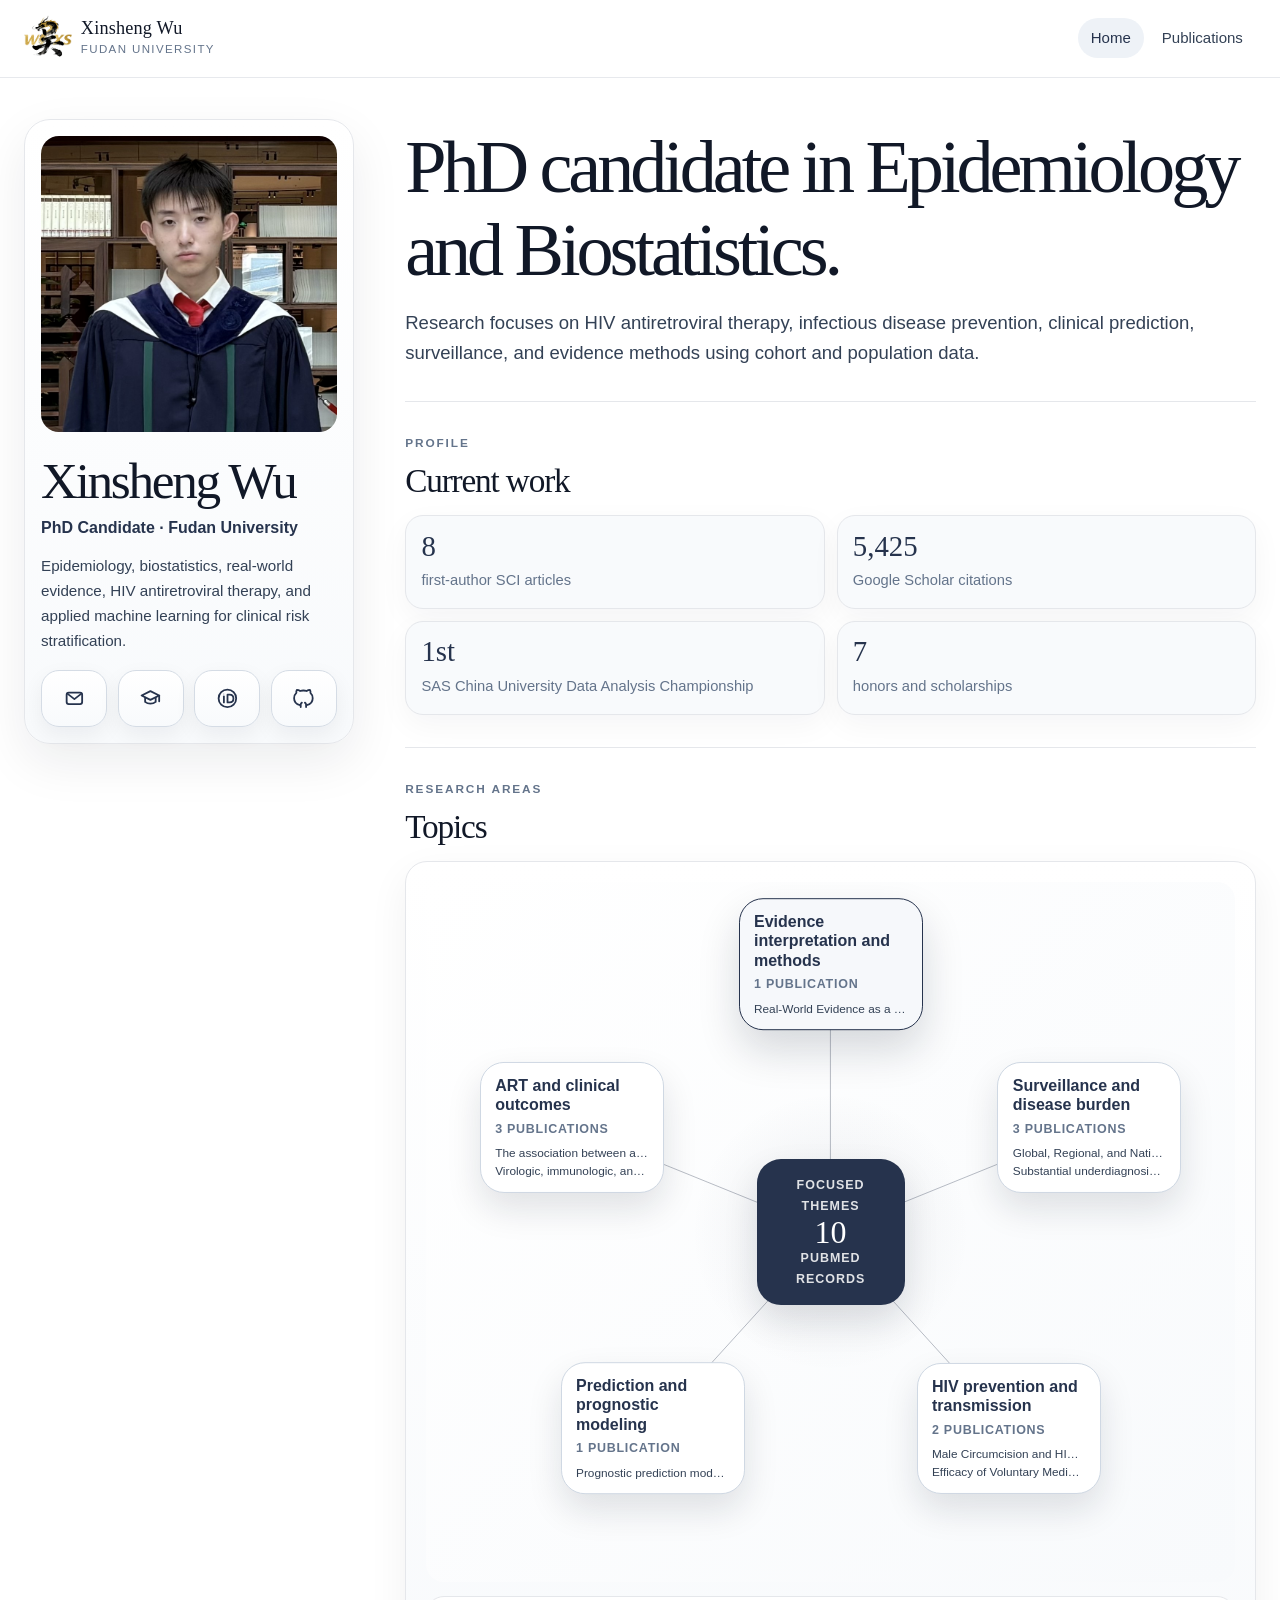
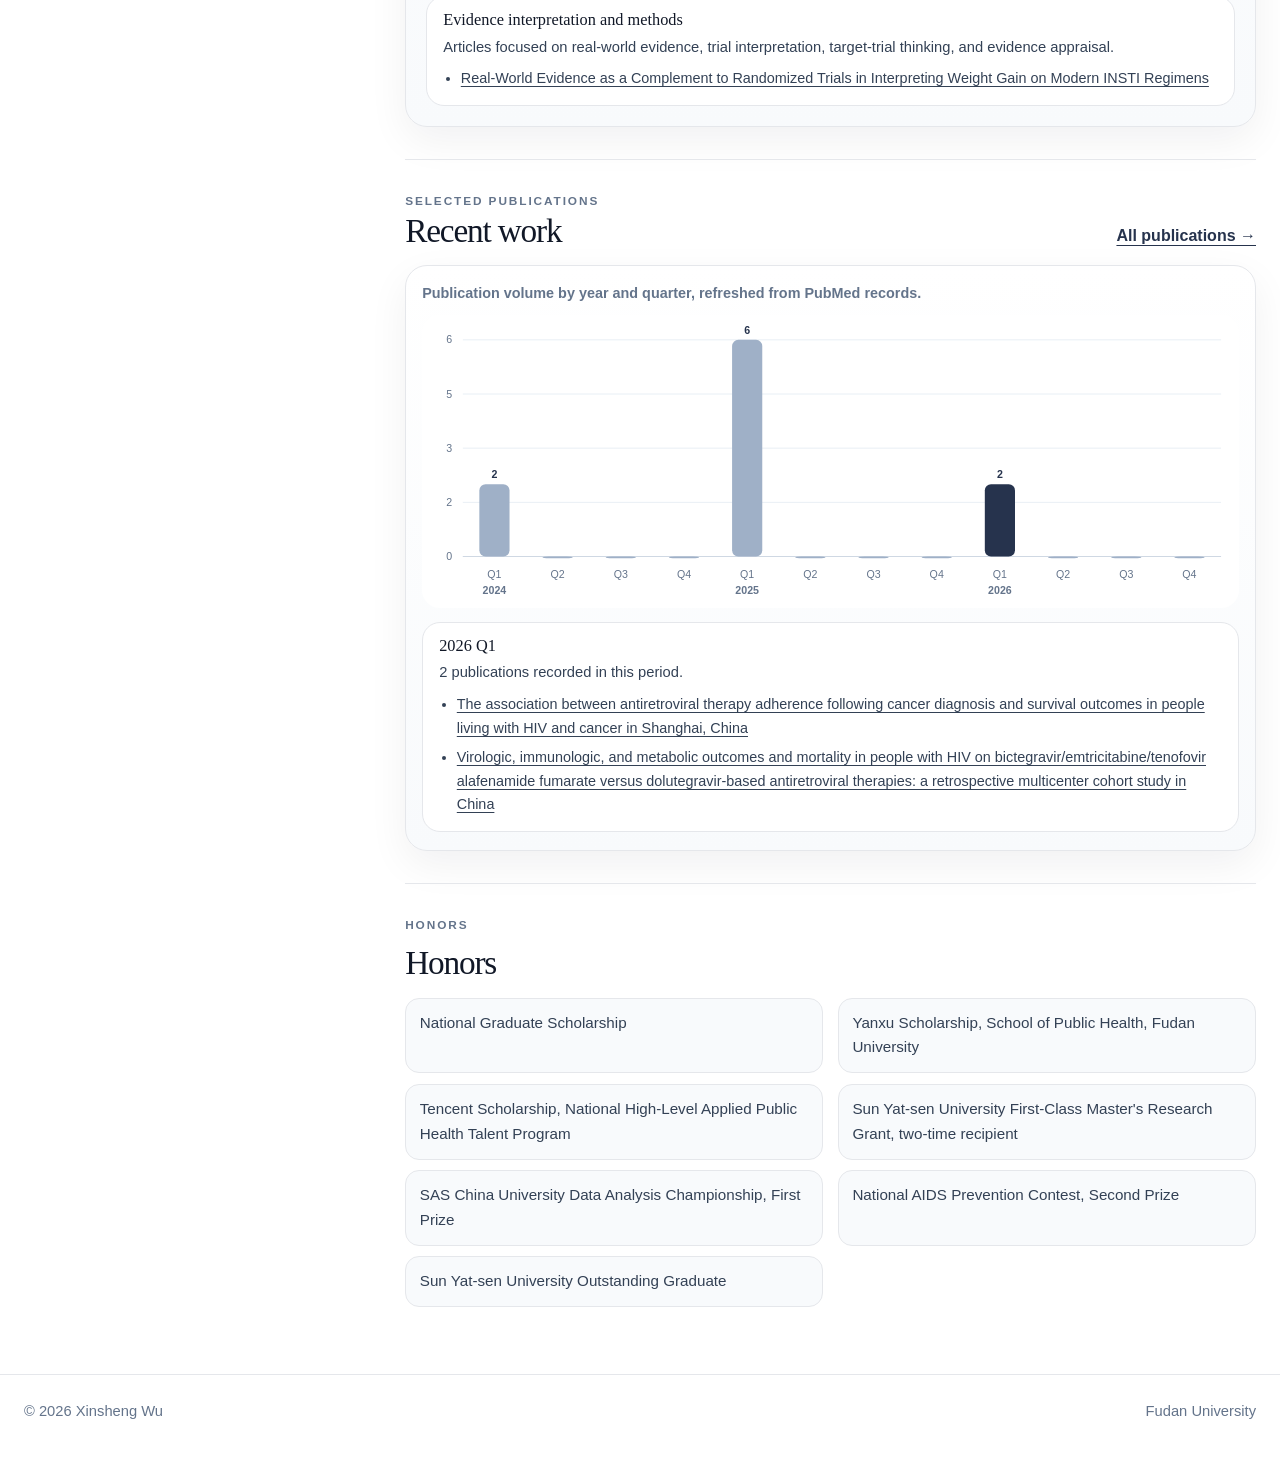
<file: index.html>
<!doctype html>
<html lang="en">
<head>
  <meta charset="utf-8">
  <meta name="viewport" content="width=device-width, initial-scale=1">
  <meta name="author" content="Xinsheng Wu">
  <meta name="description" content="Academic homepage of Xinsheng Wu.">
  <title>Xinsheng Wu</title>
  <link rel="icon" type="image/png" href="files/favicon-512.png">
  <link rel="stylesheet" href="assets/css/styles.css">
</head>
<body>
  <header class="site-header">
    <nav class="navbar" aria-label="Primary navigation">
      <a class="brand" href="index.html" aria-label="Xinsheng Wu home">
        <img class="brand-logo" src="files/favicon-512.png" width="48" height="48" alt="" aria-hidden="true" style="width:48px;height:48px;max-width:48px;max-height:48px;object-fit:cover;border-radius:6px;flex:0 0 48px;display:block;">
        <span class="brand-text">
          <span class="brand-name">Xinsheng Wu</span>
          <span class="brand-label">Fudan University</span>
        </span>
      </a>
      <div class="nav-links">
        <a href="index.html" aria-current="page">Home</a>
        <a href="publications.html">Publications</a>
      </div>
    </nav>
  </header>

  <main class="main page-grid">
    <aside class="profile-panel" aria-label="Profile summary">
      <img class="portrait" src="files/profiles/avatar.jpg" alt="Portrait of Xinsheng Wu">
      <h1>Xinsheng Wu</h1>
      <p class="role">PhD Candidate · Fudan University</p>
      <p class="profile-text">Epidemiology, biostatistics, real-world evidence, HIV antiretroviral therapy, and applied machine learning for clinical risk stratification.</p>
      <div class="side-links" aria-label="External links">
        <a class="side-icon-link" href="mailto:xswu24@m.fudan.edu.cn" aria-label="Email" title="Email">
          <svg viewBox="0 0 24 24" aria-hidden="true" focusable="false">
            <rect x="4.5" y="6.5" width="15" height="11" rx="2"></rect>
            <path d="M5.2 7.4 12 12.7l6.8-5.3"></path>
          </svg>
          <span class="sr-only">Email</span>
        </a>
        <a class="side-icon-link" href="https://scholar.google.com/citations?hl=en&amp;user=PoPkL4IAAAAJ" rel="me" aria-label="Google Scholar" title="Google Scholar">
          <svg viewBox="0 0 24 24" aria-hidden="true" focusable="false">
            <path d="M3.5 9.2 12 5l8.5 4.2-8.5 4.25L3.5 9.2Z"></path>
            <path d="M6.9 11.2v4.2c1.35 1.1 3.05 1.65 5.1 1.65s3.75-.55 5.1-1.65v-4.2"></path>
            <path d="M20.5 9.25v5.5"></path>
          </svg>
          <span class="sr-only">Google Scholar</span>
        </a>
        <a class="side-icon-link" href="https://orcid.org/0000-0002-6492-8612" rel="me" aria-label="ORCID" title="ORCID">
          <svg viewBox="0 0 24 24" aria-hidden="true" focusable="false">
            <circle cx="12" cy="12" r="8.5"></circle>
            <circle cx="8.6" cy="7.75" r="0.42" fill="currentColor" stroke="none"></circle>
            <path d="M8.6 10.15v5.7"></path>
            <path d="M12.1 15.85V8.35h2.1c2.15 0 3.65 1.5 3.65 3.75s-1.5 3.75-3.65 3.75h-2.1Z"></path>
          </svg>
          <span class="sr-only">ORCID</span>
        </a>
        <a class="side-icon-link" href="https://github.com/XS-Wu" rel="me" aria-label="GitHub" title="GitHub">
          <svg viewBox="0 0 24 24" aria-hidden="true" focusable="false">
            <path d="M8.8 18.5c-3.5-.9-5.8-3.25-5.8-6.75 0-2.05.85-3.9 2.2-5.15-.2-.9-.05-1.9.45-2.9 1.3 0 2.45.55 3.25 1.15A9.3 9.3 0 0 1 12 4.35c1.1 0 2.15.15 3.1.5.8-.6 1.95-1.15 3.25-1.15.5 1 .65 2 .45 2.9 1.35 1.25 2.2 3.1 2.2 5.15 0 3.5-2.3 5.85-5.8 6.75"></path>
            <path d="M9.4 20.3v-2.15c0-.9.45-1.65 1.15-2.05"></path>
            <path d="M14.6 20.3v-2.15c0-.9-.45-1.65-1.15-2.05"></path>
          </svg>
          <span class="sr-only">GitHub</span>
        </a>
      </div>
    </aside>

    <div class="content-column">
      <section class="hero-compact" aria-labelledby="intro-title">
        <h2 id="intro-title">PhD candidate in Epidemiology and Biostatistics.</h2>
        <p class="lede">Research focuses on HIV antiretroviral therapy, infectious disease prevention, clinical prediction, surveillance, and evidence methods using cohort and population data.</p>
      </section>

      <section class="section dense-section" aria-labelledby="profile-title">
        <div class="section-title-row">
          <p class="eyebrow">Profile</p>
          <h2 id="profile-title">Current work</h2>
        </div>
        <div class="fact-grid">
          <div class="fact"><strong id="first-author-count" data-static-value="8">Loading…</strong><span>first-author SCI articles</span></div>
          <div class="fact"><strong>5,425</strong><span>Google Scholar citations</span></div>
          <div class="fact"><strong>1st</strong><span>SAS China University Data Analysis Championship</span></div>
          <div class="fact"><strong id="honors-count" data-static-value="7">7</strong><span>honors and scholarships</span></div>
        </div>
      </section>

      <section class="section dense-section" id="research" aria-labelledby="research-title">
        <div class="section-title-row">
          <p class="eyebrow">Research areas</p>
          <h2 id="research-title">Topics</h2>
        </div>
        <div class="topic-map-wrap">
          <div class="topic-map" id="topic-map" aria-live="polite">
            <div class="empty-state">Loading theme map…</div>
          </div>
          <div class="topic-detail" id="topic-detail" aria-live="polite"></div>
        </div>
      </section>

      <section class="section dense-section" aria-labelledby="publication-title">
        <div class="section-title-row with-link">
          <div>
            <p class="eyebrow">Selected publications</p>
            <h2 id="publication-title">Recent work</h2>
          </div>
          <a class="text-link" href="publications.html">All publications →</a>
        </div>
        <div class="publication-chart-card">
          <div class="chart-header-note">Publication volume by year and quarter, refreshed from PubMed records.</div>
          <div class="publication-chart" id="recent-work-chart" aria-live="polite">
            <div class="empty-state">Loading publication timeline…</div>
          </div>
          <div class="chart-detail" id="recent-work-detail" aria-live="polite"></div>
        </div>
      </section>

      <section class="section dense-section" aria-labelledby="honors-title">
        <div class="section-title-row">
          <p class="eyebrow">Honors</p>
          <h2 id="honors-title">Honors</h2>
        </div>
        <div class="two-column-list" id="honors-list">
          <p>National Graduate Scholarship</p>
          <p>Yanxu Scholarship, School of Public Health, Fudan University</p>
          <p>Tencent Scholarship, National High-Level Applied Public Health Talent Program</p>
          <p>Sun Yat-sen University First-Class Master's Research Grant, two-time recipient</p>
          <p>SAS China University Data Analysis Championship, First Prize</p>
          <p>National AIDS Prevention Contest, Second Prize</p>
          <p>Sun Yat-sen University Outstanding Graduate</p>
        </div>
      </section>
    </div>
  </main>

  <footer class="site-footer">
    <p>© 2026 Xinsheng Wu</p>
    <p>Fudan University</p>
  </footer>
  <script src="assets/js/publications.js" defer></script>
</body>
</html>
</file>
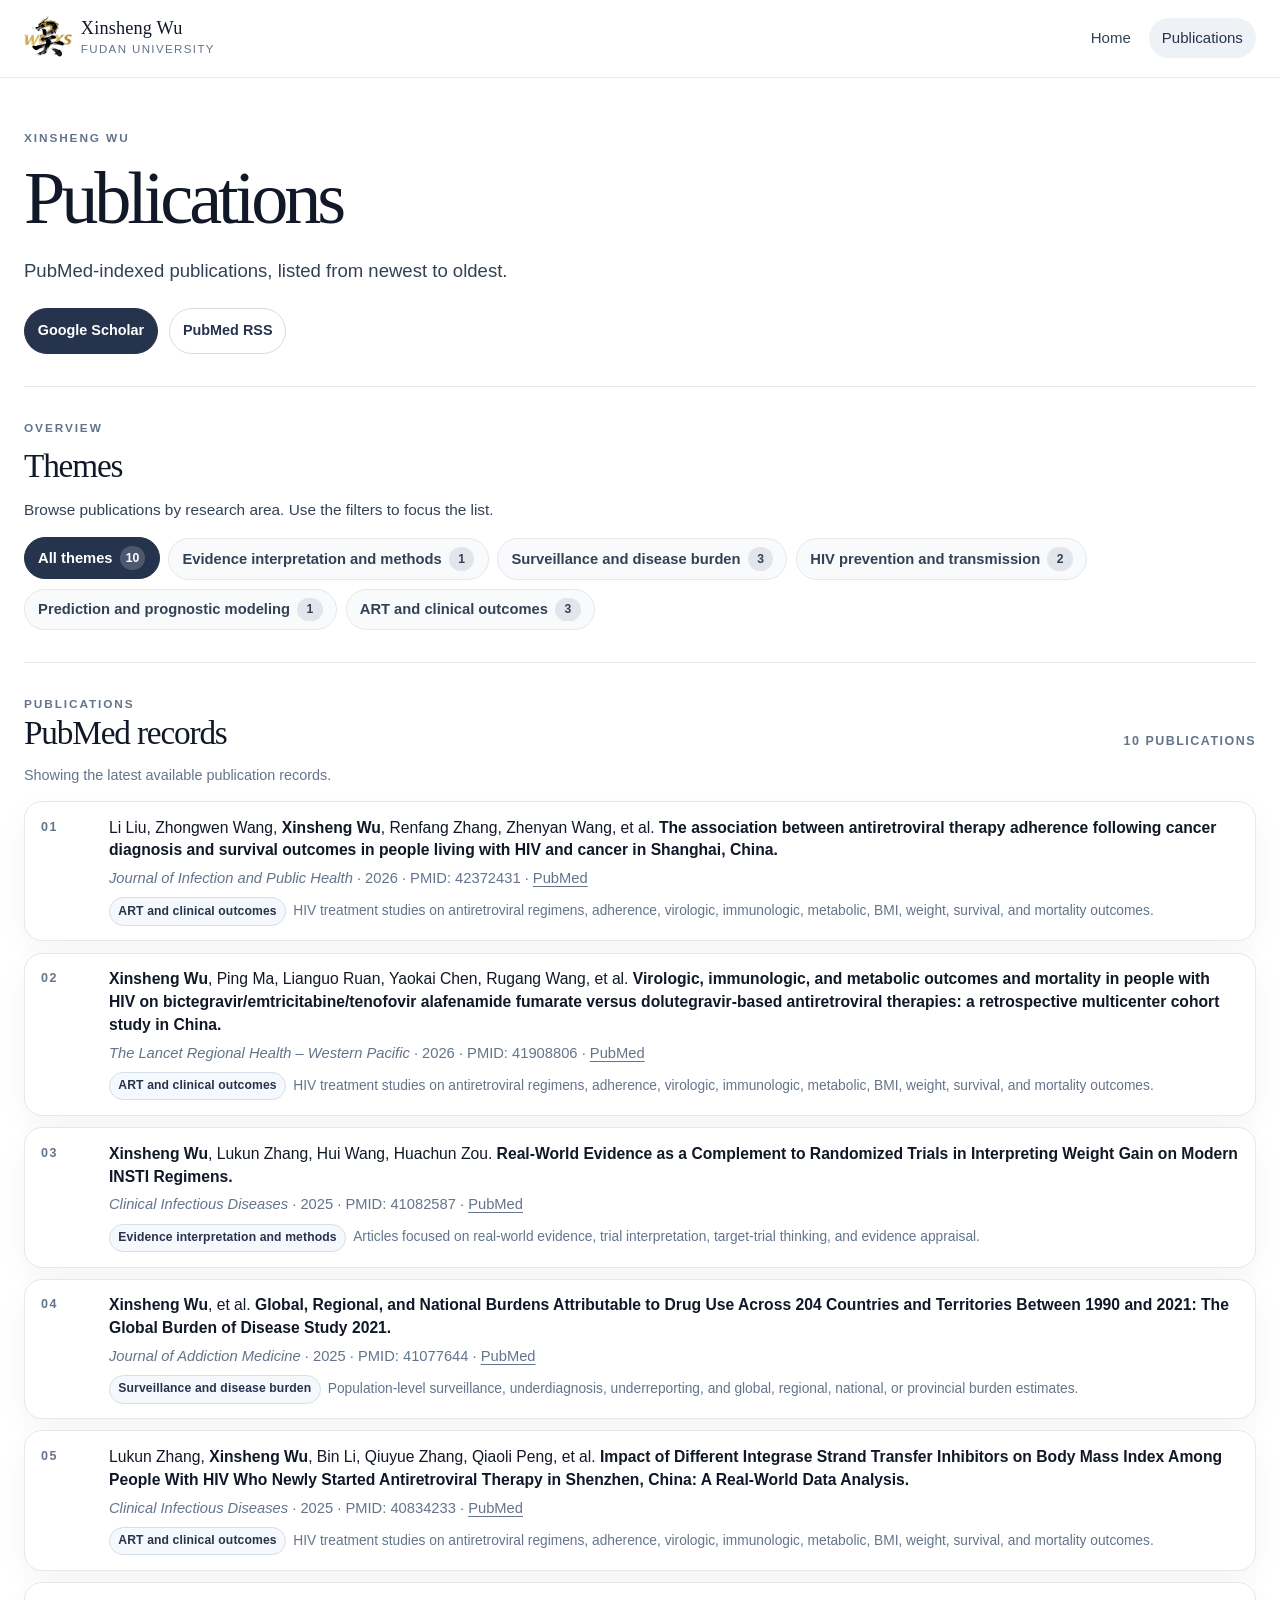
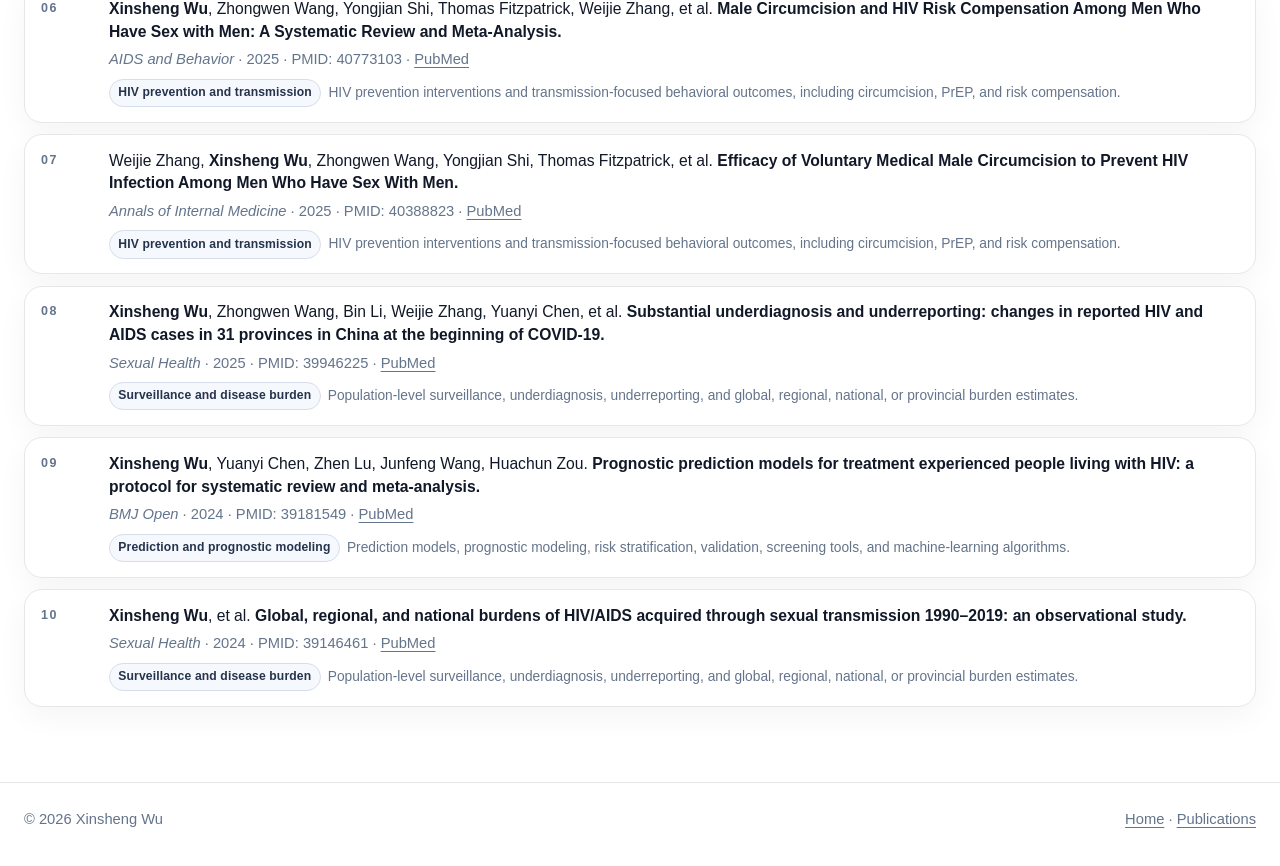
<file: publications.html>
<!doctype html>
<html lang="en">
<head>
  <meta charset="utf-8">
  <meta name="viewport" content="width=device-width, initial-scale=1">
  <meta name="author" content="Xinsheng Wu">
  <meta name="description" content="Publications by Xinsheng Wu.">
  <title>Publications | Xinsheng Wu</title>
  <link rel="icon" type="image/png" href="files/favicon-512.png">
  <link rel="stylesheet" href="assets/css/styles.css">
</head>
<body>
  <header class="site-header">
    <nav class="navbar" aria-label="Primary navigation">
      <a class="brand" href="index.html" aria-label="Xinsheng Wu home">
        <img class="brand-logo" src="files/favicon-512.png" width="48" height="48" alt="" aria-hidden="true" style="width:48px;height:48px;max-width:48px;max-height:48px;object-fit:cover;border-radius:6px;flex:0 0 48px;display:block;">
        <span class="brand-text">
          <span class="brand-name">Xinsheng Wu</span>
          <span class="brand-label">Fudan University</span>
        </span>
      </a>
      <div class="nav-links">
        <a href="index.html">Home</a>
        <a href="publications.html" aria-current="page">Publications</a>
      </div>
    </nav>
  </header>

  <main class="main publications-page">
    <section class="page-heading" aria-labelledby="pub-title">
      <p class="eyebrow">Xinsheng Wu</p>
      <h1 id="pub-title">Publications</h1>
      <p class="lede">PubMed-indexed publications, listed from newest to oldest.</p>
      <div class="publication-tools">
        <a class="button primary" href="https://scholar.google.com/citations?hl=en&amp;user=PoPkL4IAAAAJ" rel="me">Google Scholar</a>
        <a class="button" href="https://pubmed.ncbi.nlm.nih.gov/rss/search/1TmjO1ifNewr3ZCXeKQ51L39DD88RQ2pLVl-AXtYCYAoQ3OQyZ/?limit=200&amp;utm_campaign=pubmed-2&amp;fc=20251114043805">PubMed RSS</a>
      </div>
    </section>

    <section class="section dense-section" aria-labelledby="overview-title">
      <div class="section-title-row">
        <p class="eyebrow">Overview</p>
        <h2 id="overview-title">Themes</h2>
      </div>
      <p class="theme-summary" id="theme-summary">Browse publications by research area. Use the filters to focus the list.</p>
      <div class="theme-strip" id="theme-filters" role="toolbar" aria-label="Filter publications by research theme">
        <button type="button" class="theme-chip is-active" data-theme="all">All themes</button>
        <button type="button" class="theme-chip" data-theme="evidence-methods">Evidence interpretation and methods</button>
        <button type="button" class="theme-chip" data-theme="surveillance-burden">Surveillance and disease burden</button>
        <button type="button" class="theme-chip" data-theme="hiv-prevention-transmission">HIV prevention and transmission</button>
        <button type="button" class="theme-chip" data-theme="prediction-prognosis">Prediction and prognostic modeling</button>
        <button type="button" class="theme-chip" data-theme="art-clinical-outcomes">ART and clinical outcomes</button>
        <button type="button" class="theme-chip" data-theme="implementation-health-services">Implementation and health services</button>
      </div>
    </section>

    <section class="section dense-section" aria-labelledby="feed-title">
      <div class="section-title-row with-link">
        <div>
          <p class="eyebrow">Publications</p>
          <h2 id="feed-title">PubMed records</h2>
        </div>
        <p class="publication-count" id="publication-count">Loading…</p>
      </div>

      <p class="publication-status" id="publication-status">Loading the publication list…</p>
      <div class="publication-list compact-list is-preloading" id="publication-list" aria-live="polite">
        <!-- PUBLICATIONS-START -->
        <article class="pub-entry" data-pmid="42372431" data-theme="art-clinical-outcomes" data-year="2026" data-quarter="Q1">
          <p class="pub-index">01</p>
          <div>
            <p class="title">Li Liu, Zhongwen Wang, <strong>Xinsheng Wu</strong>, Renfang Zhang, Zhenyan Wang, et al. <strong>The association between antiretroviral therapy adherence following cancer diagnosis and survival outcomes in people living with HIV and cancer in Shanghai, China.</strong></p>
            <p class="source"><em>Journal of Infection and Public Health</em> · 2026 · PMID: 42372431 · <a href="https://pubmed.ncbi.nlm.nih.gov/42372431/" target="_blank" rel="noreferrer">PubMed</a></p>
            <p class="pub-theme-line"><span class="theme-badge" data-theme="art-clinical-outcomes">ART and clinical outcomes</span> <span>HIV treatment studies on antiretroviral regimens, adherence, virologic, immunologic, metabolic, BMI, weight, survival, and mortality outcomes.</span></p>
          </div>
        </article>

        <article class="pub-entry" data-pmid="41908806" data-theme="art-clinical-outcomes" data-year="2026" data-quarter="Q1">
          <p class="pub-index">02</p>
          <div>
            <p class="title"><strong>Xinsheng Wu</strong>, Ping Ma, Lianguo Ruan, Yaokai Chen, Rugang Wang, et al. <strong>Virologic, immunologic, and metabolic outcomes and mortality in people with HIV on bictegravir/emtricitabine/tenofovir alafenamide fumarate versus dolutegravir-based antiretroviral therapies: a retrospective multicenter cohort study in China.</strong></p>
            <p class="source"><em>The Lancet Regional Health – Western Pacific</em> · 2026 · PMID: 41908806 · <a href="https://pubmed.ncbi.nlm.nih.gov/41908806/" target="_blank" rel="noreferrer">PubMed</a></p>
            <p class="pub-theme-line"><span class="theme-badge" data-theme="art-clinical-outcomes">ART and clinical outcomes</span> <span>HIV treatment studies on antiretroviral regimens, adherence, virologic, immunologic, metabolic, BMI, weight, survival, and mortality outcomes.</span></p>
          </div>
        </article>

        <article class="pub-entry" data-pmid="41082587" data-theme="evidence-methods" data-year="2025" data-quarter="Q1">
          <p class="pub-index">03</p>
          <div>
            <p class="title"><strong>Xinsheng Wu</strong>, Lukun Zhang, Hui Wang, Huachun Zou. <strong>Real-World Evidence as a Complement to Randomized Trials in Interpreting Weight Gain on Modern INSTI Regimens.</strong></p>
            <p class="source"><em>Clinical Infectious Diseases</em> · 2025 · PMID: 41082587 · <a href="https://pubmed.ncbi.nlm.nih.gov/41082587/" target="_blank" rel="noreferrer">PubMed</a></p>
            <p class="pub-theme-line"><span class="theme-badge" data-theme="evidence-methods">Evidence interpretation and methods</span> <span>Articles focused on real-world evidence, trial interpretation, target-trial thinking, and evidence appraisal.</span></p>
          </div>
        </article>

        <article class="pub-entry" data-pmid="41077644" data-theme="surveillance-burden" data-year="2025" data-quarter="Q1">
          <p class="pub-index">04</p>
          <div>
            <p class="title"><strong>Xinsheng Wu</strong>, et al. <strong>Global, Regional, and National Burdens Attributable to Drug Use Across 204 Countries and Territories Between 1990 and 2021: The Global Burden of Disease Study 2021.</strong></p>
            <p class="source"><em>Journal of Addiction Medicine</em> · 2025 · PMID: 41077644 · <a href="https://pubmed.ncbi.nlm.nih.gov/41077644/" target="_blank" rel="noreferrer">PubMed</a></p>
            <p class="pub-theme-line"><span class="theme-badge" data-theme="surveillance-burden">Surveillance and disease burden</span> <span>Population-level surveillance, underdiagnosis, underreporting, and global, regional, national, or provincial burden estimates.</span></p>
          </div>
        </article>

        <article class="pub-entry" data-pmid="40834233" data-theme="art-clinical-outcomes" data-year="2025" data-quarter="Q1">
          <p class="pub-index">05</p>
          <div>
            <p class="title">Lukun Zhang, <strong>Xinsheng Wu</strong>, Bin Li, Qiuyue Zhang, Qiaoli Peng, et al. <strong>Impact of Different Integrase Strand Transfer Inhibitors on Body Mass Index Among People With HIV Who Newly Started Antiretroviral Therapy in Shenzhen, China: A Real-World Data Analysis.</strong></p>
            <p class="source"><em>Clinical Infectious Diseases</em> · 2025 · PMID: 40834233 · <a href="https://pubmed.ncbi.nlm.nih.gov/40834233/" target="_blank" rel="noreferrer">PubMed</a></p>
            <p class="pub-theme-line"><span class="theme-badge" data-theme="art-clinical-outcomes">ART and clinical outcomes</span> <span>HIV treatment studies on antiretroviral regimens, adherence, virologic, immunologic, metabolic, BMI, weight, survival, and mortality outcomes.</span></p>
          </div>
        </article>

        <article class="pub-entry" data-pmid="40773103" data-theme="hiv-prevention-transmission" data-year="2025" data-quarter="Q1">
          <p class="pub-index">06</p>
          <div>
            <p class="title"><strong>Xinsheng Wu</strong>, Zhongwen Wang, Yongjian Shi, Thomas Fitzpatrick, Weijie Zhang, et al. <strong>Male Circumcision and HIV Risk Compensation Among Men Who Have Sex with Men: A Systematic Review and Meta-Analysis.</strong></p>
            <p class="source"><em>AIDS and Behavior</em> · 2025 · PMID: 40773103 · <a href="https://pubmed.ncbi.nlm.nih.gov/40773103/" target="_blank" rel="noreferrer">PubMed</a></p>
            <p class="pub-theme-line"><span class="theme-badge" data-theme="hiv-prevention-transmission">HIV prevention and transmission</span> <span>HIV prevention interventions and transmission-focused behavioral outcomes, including circumcision, PrEP, and risk compensation.</span></p>
          </div>
        </article>

        <article class="pub-entry" data-pmid="40388823" data-theme="hiv-prevention-transmission" data-year="2025" data-quarter="Q1">
          <p class="pub-index">07</p>
          <div>
            <p class="title">Weijie Zhang, <strong>Xinsheng Wu</strong>, Zhongwen Wang, Yongjian Shi, Thomas Fitzpatrick, et al. <strong>Efficacy of Voluntary Medical Male Circumcision to Prevent HIV Infection Among Men Who Have Sex With Men.</strong></p>
            <p class="source"><em>Annals of Internal Medicine</em> · 2025 · PMID: 40388823 · <a href="https://pubmed.ncbi.nlm.nih.gov/40388823/" target="_blank" rel="noreferrer">PubMed</a></p>
            <p class="pub-theme-line"><span class="theme-badge" data-theme="hiv-prevention-transmission">HIV prevention and transmission</span> <span>HIV prevention interventions and transmission-focused behavioral outcomes, including circumcision, PrEP, and risk compensation.</span></p>
          </div>
        </article>

        <article class="pub-entry" data-pmid="39946225" data-theme="surveillance-burden" data-year="2025" data-quarter="Q1">
          <p class="pub-index">08</p>
          <div>
            <p class="title"><strong>Xinsheng Wu</strong>, Zhongwen Wang, Bin Li, Weijie Zhang, Yuanyi Chen, et al. <strong>Substantial underdiagnosis and underreporting: changes in reported HIV and AIDS cases in 31 provinces in China at the beginning of COVID-19.</strong></p>
            <p class="source"><em>Sexual Health</em> · 2025 · PMID: 39946225 · <a href="https://pubmed.ncbi.nlm.nih.gov/39946225/" target="_blank" rel="noreferrer">PubMed</a></p>
            <p class="pub-theme-line"><span class="theme-badge" data-theme="surveillance-burden">Surveillance and disease burden</span> <span>Population-level surveillance, underdiagnosis, underreporting, and global, regional, national, or provincial burden estimates.</span></p>
          </div>
        </article>

        <article class="pub-entry" data-pmid="39181549" data-theme="prediction-prognosis" data-year="2024" data-quarter="Q1">
          <p class="pub-index">09</p>
          <div>
            <p class="title"><strong>Xinsheng Wu</strong>, Yuanyi Chen, Zhen Lu, Junfeng Wang, Huachun Zou. <strong>Prognostic prediction models for treatment experienced people living with HIV: a protocol for systematic review and meta-analysis.</strong></p>
            <p class="source"><em>BMJ Open</em> · 2024 · PMID: 39181549 · <a href="https://pubmed.ncbi.nlm.nih.gov/39181549/" target="_blank" rel="noreferrer">PubMed</a></p>
            <p class="pub-theme-line"><span class="theme-badge" data-theme="prediction-prognosis">Prediction and prognostic modeling</span> <span>Prediction models, prognostic modeling, risk stratification, validation, screening tools, and machine-learning algorithms.</span></p>
          </div>
        </article>

        <article class="pub-entry" data-pmid="39146461" data-theme="surveillance-burden" data-year="2024" data-quarter="Q1">
          <p class="pub-index">10</p>
          <div>
            <p class="title"><strong>Xinsheng Wu</strong>, et al. <strong>Global, regional, and national burdens of HIV/AIDS acquired through sexual transmission 1990–2019: an observational study.</strong></p>
            <p class="source"><em>Sexual Health</em> · 2024 · PMID: 39146461 · <a href="https://pubmed.ncbi.nlm.nih.gov/39146461/" target="_blank" rel="noreferrer">PubMed</a></p>
            <p class="pub-theme-line"><span class="theme-badge" data-theme="surveillance-burden">Surveillance and disease burden</span> <span>Population-level surveillance, underdiagnosis, underreporting, and global, regional, national, or provincial burden estimates.</span></p>
          </div>
        </article>
        <!-- PUBLICATIONS-END -->
      </div>
    </section>
  </main>

  <footer class="site-footer">
    <p>© 2026 Xinsheng Wu</p>
    <p><a href="index.html">Home</a> · <a href="publications.html">Publications</a></p>
  </footer>
  <noscript>
    <style>.publication-list.is-preloading .pub-entry{display:grid}.publication-list.is-preloading::before{display:none}</style>
  </noscript>
  <script src="assets/js/publications.js" defer></script>
</body>
</html>
</file>
<file: assets/css/styles.css>
:root {
  --bg: #ffffff;
  --bg-soft: #f8fafc;
  --bg-subtle: #f3f6f8;
  --ink: #111827;
  --ink-soft: #334155;
  --muted: #64748b;
  --line: #e5e7eb;
  --line-strong: #d5dce5;
  --accent: #26334d;
  --accent-soft: #eef2f7;
  --max: 1440px;
  --radius: 18px;
  --shadow: 0 18px 50px rgba(15, 23, 42, 0.08);
}

* {
  box-sizing: border-box;
}

html {
  scroll-behavior: smooth;
}

body {
  margin: 0;
  overflow-x: hidden;
  color: var(--ink);
  background: var(--bg);
  font-family: ui-sans-serif, -apple-system, BlinkMacSystemFont, "Segoe UI", Roboto, Helvetica, Arial, "Apple Color Emoji", "Segoe UI Emoji", sans-serif;
  font-size: 16px;
  line-height: 1.64;
  text-rendering: optimizeLegibility;
}

img {
  max-width: 100%;
  display: block;
}

a {
  color: inherit;
  text-decoration-thickness: 1px;
  text-underline-offset: 0.22em;
}

a:hover {
  color: var(--accent);
}

.site-header {
  position: sticky;
  top: 0;
  z-index: 20;
  border-bottom: 1px solid rgba(229, 231, 235, 0.9);
  background: rgba(255, 255, 255, 0.94);
  backdrop-filter: blur(18px);
}

.navbar {
  width: min(100%, var(--max));
  margin: 0 auto;
  padding: 0.9rem 1.5rem;
  display: flex;
  align-items: center;
  justify-content: space-between;
  gap: 1rem;
}

.brand {
  display: inline-flex;
  align-items: center;
  gap: 0.55rem;
  text-decoration: none;
}

.brand-logo {
  width: 48px !important;
  height: 48px !important;
  max-width: 48px !important;
  max-height: 48px !important;
  border-radius: 6px;
  object-fit: cover;
  flex: 0 0 48px;
  display: block;
}

.brand-text {
  display: inline-flex;
  flex-direction: column;
  gap: 0.05rem;
}

.brand-name,
h1,
h2,
h3 {
  font-family: Georgia, "Times New Roman", serif;
  color: var(--ink);
  line-height: 1.12;
  font-weight: 500;
}

.brand-name {
  font-size: 1.14rem;
  letter-spacing: 0.01em;
}

.brand-label {
  color: var(--muted);
  font-size: 0.72rem;
  letter-spacing: 0.12em;
  text-transform: uppercase;
}

.nav-links {
  display: flex;
  align-items: center;
  gap: 0.3rem;
}

.nav-links a {
  border-radius: 999px;
  padding: 0.48rem 0.82rem;
  color: var(--ink-soft);
  font-size: 0.94rem;
  text-decoration: none;
}

.nav-links a:hover,
.nav-links a[aria-current="page"] {
  background: var(--accent-soft);
  color: var(--accent);
}

.main,
.site-footer {
  width: min(100%, var(--max));
  margin: 0 auto;
  padding-left: 1.5rem;
  padding-right: 1.5rem;
}

.page-grid {
  display: grid;
  grid-template-columns: 330px minmax(0, 1fr);
  gap: clamp(2rem, 4vw, 3.5rem);
  align-items: start;
  padding-top: 2.6rem;
}

.profile-panel {
  position: sticky;
  top: 5.7rem;
  padding: 1rem;
  border: 1px solid var(--line);
  border-radius: calc(var(--radius) + 8px);
  background: linear-gradient(180deg, #fff 0%, var(--bg-soft) 100%);
  box-shadow: var(--shadow);
}

.portrait {
  width: 100%;
  aspect-ratio: 1 / 1;
  object-fit: cover;
  border-radius: var(--radius);
  filter: saturate(0.96) contrast(1.02);
}

.profile-panel h1 {
  margin: 1.2rem 0 0;
  font-size: clamp(2.1rem, 4vw, 3.25rem);
  letter-spacing: -0.045em;
}

.role {
  margin: 0.35rem 0 0;
  color: var(--accent);
  font-weight: 700;
}

.profile-text {
  margin: 0.85rem 0 0;
  color: var(--ink-soft);
  font-size: 0.95rem;
}

.side-links {
  display: grid;
  grid-template-columns: repeat(4, minmax(0, 1fr));
  gap: 0.65rem;
  width: 100%;
  margin-top: 1rem;
}

.side-links a,
.button {
  display: inline-flex;
  align-items: center;
  justify-content: center;
  min-height: 2.45rem;
  padding: 0.62rem 0.8rem;
  border: 1px solid var(--line-strong);
  border-radius: 999px;
  background: #fff;
  color: var(--accent);
  font-size: 0.9rem;
  font-weight: 700;
  text-decoration: none;
  transition: transform 160ms ease, border-color 160ms ease, background 160ms ease;
}

.side-links a:hover,
.button:hover {
  transform: translateY(-1px);
  border-color: #b8c1cc;
  background: var(--bg-soft);
}

.side-links a {
  width: 100%;
  height: 3.55rem;
  min-height: 3.55rem;
  padding: 0;
  border-radius: 18px;
  background: linear-gradient(180deg, #ffffff 0%, #f8fafc 100%);
  box-shadow: 0 8px 22px rgba(15, 23, 42, 0.06);
}

.side-links a:hover,
.side-links a:focus-visible {
  box-shadow: 0 12px 26px rgba(15, 23, 42, 0.1);
}

.side-links svg {
  width: 1.55rem;
  height: 1.55rem;
  fill: none;
  stroke: currentColor;
  stroke-width: 1.75;
  stroke-linecap: round;
  stroke-linejoin: round;
}

.sr-only {
  position: absolute;
  width: 1px;
  height: 1px;
  padding: 0;
  margin: -1px;
  overflow: hidden;
  clip: rect(0, 0, 0, 0);
  white-space: nowrap;
  border: 0;
}

.button.primary {
  border-color: var(--accent);
  background: var(--accent);
  color: #fff;
}

.button.primary:hover {
  color: #fff;
  background: #1d273d;
}

.content-column {
  min-width: 0;
}

.hero-compact,
.page-heading {
  padding: 0.4rem 0 2rem;
}

.eyebrow {
  margin: 0 0 0.55rem;
  color: var(--muted);
  font-size: 0.74rem;
  font-weight: 800;
  letter-spacing: 0.16em;
  text-transform: uppercase;
}

h1,
h2,
h3,
p {
  margin-top: 0;
}

.hero-compact h2,
.page-heading h1 {
  margin-bottom: 1rem;
  font-size: clamp(2.35rem, 5.8vw, 5.25rem);
  letter-spacing: -0.055em;
}

.hero-compact h2 {
  max-width: none;
}

.page-heading h1 {
  max-width: 14ch;
}

.lede {
  max-width: 1040px;
  margin-bottom: 0;
  color: var(--ink-soft);
  font-size: clamp(1.02rem, 1.45vw, 1.18rem);
}

.publication-tools {
  display: flex;
  flex-wrap: wrap;
  gap: 0.7rem;
  margin-top: 1.35rem;
}

.section {
  scroll-margin-top: 6rem;
}

.dense-section {
  padding: 2rem 0;
  border-top: 1px solid var(--line);
}

.section-title-row {
  display: block;
  margin-bottom: 1rem;
}

.section-title-row h2 {
  margin: 0;
  font-size: clamp(1.55rem, 2.6vw, 2.15rem);
  letter-spacing: -0.035em;
}

.section-title-row.with-link {
  display: flex;
  justify-content: space-between;
  align-items: end;
  gap: 1rem;
}

.section-title-row.with-link .eyebrow,
.section-title-row.with-link h2 {
  margin-bottom: 0;
}

.text-link {
  color: var(--accent);
  font-weight: 800;
  white-space: nowrap;
}

.fact-grid {
  display: grid;
  grid-template-columns: repeat(2, minmax(0, 1fr));
  gap: 0.75rem;
}

.fact,
.card,
.mini-paper,
.pub-entry {
  border: 1px solid var(--line);
  border-radius: var(--radius);
  background: #fff;
  box-shadow: 0 10px 30px rgba(15, 23, 42, 0.045);
}

.fact {
  padding: 0.95rem;
  background: var(--bg-soft);
}

.fact strong {
  display: block;
  margin-bottom: 0.4rem;
  color: var(--accent);
  font-family: Georgia, "Times New Roman", serif;
  font-size: 1.8rem;
  font-weight: 500;
  line-height: 1;
}

.fact span,
.card p,
.mini-paper p,
.pub-entry .source {
  color: var(--muted);
  font-size: 0.92rem;
  overflow-wrap: anywhere;
}

.compact-cards {
  display: grid;
  grid-template-columns: 1fr;
  gap: 0.75rem;
}

.compact-card {
  display: grid;
  grid-template-columns: minmax(10rem, 16rem) minmax(0, 1fr);
  gap: 0.9rem;
  align-items: start;
  padding: 1rem;
}

.compact-card h3 {
  margin-bottom: 0;
  font-size: 1.08rem;
  letter-spacing: -0.01em;
}

.compact-card p {
  margin-bottom: 0;
}

.mini-publication-list,
.publication-list {
  display: grid;
  gap: 0.7rem;
}

.mini-paper {
  display: grid;
  grid-template-columns: 4.2rem minmax(0, 1fr);
  gap: 0.8rem;
  padding: 0.95rem 1rem;
}

.paper-year,
.pub-index,
.publication-count {
  margin-bottom: 0;
  color: var(--muted);
  font-size: 0.78rem;
  font-weight: 800;
  letter-spacing: 0.12em;
  text-transform: uppercase;
}

.mini-paper h3 {
  margin: 0 0 0.3rem;
  font-size: 1.03rem;
  line-height: 1.25;
  letter-spacing: -0.012em;
}

.mini-paper p {
  margin-bottom: 0;
}

.two-column-list {
  display: grid;
  grid-template-columns: 1fr 1fr;
  gap: 0.65rem 0.9rem;
}

.two-column-list p {
  margin: 0;
  padding: 0.75rem 0.85rem;
  border: 1px solid var(--line);
  border-radius: 14px;
  background: var(--bg-soft);
  color: var(--ink-soft);
  font-size: 0.95rem;
}

.publications-page {
  padding-top: 2.8rem;
}

.publications-page .page-heading {
  max-width: 1080px;
}

.publications-page .page-heading h1 {
  max-width: none;
}

.theme-strip {
  display: flex;
  flex-wrap: wrap;
  gap: 0.55rem;
}

.theme-chip {
  display: inline-flex;
  align-items: center;
  gap: 0.45rem;
  min-height: 2.35rem;
  padding: 0.48rem 0.82rem;
  border: 1px solid var(--line);
  border-radius: 999px;
  background: var(--bg-soft);
  color: var(--ink-soft);
  font: inherit;
  font-size: 0.92rem;
  font-weight: 800;
  cursor: pointer;
  transition: transform 160ms ease, border-color 160ms ease, background 160ms ease, color 160ms ease;
}

.theme-chip:hover,
.theme-chip:focus-visible,
.theme-chip.is-active {
  border-color: var(--accent);
  background: var(--accent);
  color: #fff;
  transform: translateY(-1px);
}

.theme-chip span {
  display: inline-flex;
  align-items: center;
  justify-content: center;
  min-width: 1.6rem;
  height: 1.45rem;
  padding: 0 0.38rem;
  border-radius: 999px;
  background: rgba(38, 51, 77, 0.1);
  color: inherit;
  font-size: 0.76rem;
  line-height: 1;
}

.theme-chip.is-active span,
.theme-chip:hover span,
.theme-chip:focus-visible span {
  background: rgba(255, 255, 255, 0.18);
}


.theme-summary {
  max-width: 1040px;
  margin: -0.2rem 0 1rem;
  color: var(--ink-soft);
  font-size: 0.96rem;
}

.publication-status {
  margin: -0.25rem 0 0.85rem;
  color: var(--muted);
  font-size: 0.9rem;
}

.compact-list {
  padding-bottom: 0.5rem;
}

.pub-entry {
  display: grid;
  grid-template-columns: 3.4rem minmax(0, 1fr);
  gap: 0.85rem;
  padding: 0.92rem 1rem;
}

.pub-entry p {
  margin-bottom: 0;
}

.pub-entry .title {
  color: var(--ink);
  font-size: 0.98rem;
  line-height: 1.45;
}

.pub-entry .source {
  margin-top: 0.25rem;
}


.publication-list.is-preloading .pub-entry {
  display: none;
}

.publication-list.is-preloading::before,
.empty-state {
  display: block;
  padding: 1rem;
  border: 1px dashed var(--line-strong);
  border-radius: var(--radius);
  background: var(--bg-soft);
  color: var(--muted);
  font-size: 0.94rem;
}

.publication-list.is-preloading::before {
  content: "Loading publications…";
}

.pub-theme-line {
  display: flex;
  flex-wrap: wrap;
  gap: 0.45rem;
  align-items: center;
  margin-top: 0.45rem;
  color: var(--muted);
  font-size: 0.86rem;
}

.theme-badge {
  display: inline-flex;
  align-items: center;
  min-height: 1.6rem;
  padding: 0.2rem 0.52rem;
  border: 1px solid #d6deea;
  border-radius: 999px;
  background: #f5f8fc;
  color: var(--accent);
  font-size: 0.76rem;
  font-weight: 850;
  letter-spacing: 0.01em;
}

.publication-chart-card,
.topic-map-wrap {
  border: 1px solid var(--line);
  border-radius: calc(var(--radius) + 4px);
  background: linear-gradient(180deg, #fff 0%, var(--bg-soft) 100%);
  box-shadow: 0 14px 40px rgba(15, 23, 42, 0.06);
}

.publication-chart-card {
  padding: 1rem 1rem 1.1rem;
}

.chart-header-note {
  margin-bottom: 0.6rem;
  color: var(--muted);
  font-size: 0.9rem;
  font-weight: 700;
}

.publication-chart {
  overflow-x: auto;
  border-radius: var(--radius);
  background: #fff;
}

.publication-chart svg {
  width: 100%;
  min-width: 720px;
  display: block;
}

.chart-grid {
  stroke: #e7edf4;
  stroke-width: 1;
}

.chart-axis {
  stroke: #cfd8e3;
  stroke-width: 1.2;
}

.chart-y-label,
.chart-quarter,
.chart-year,
.chart-value {
  fill: var(--muted);
  font-family: ui-sans-serif, -apple-system, BlinkMacSystemFont, "Segoe UI", Roboto, Helvetica, Arial, sans-serif;
}

.chart-y-label,
.chart-quarter,
.chart-year {
  font-size: 12px;
}

.chart-year {
  font-weight: 800;
}

.chart-value {
  fill: var(--accent);
  font-size: 12px;
  font-weight: 850;
}

.chart-hit {
  fill: transparent;
}

.chart-bar {
  fill: #9fb0c7;
  transition: fill 160ms ease, opacity 160ms ease, transform 160ms ease;
}

.chart-bar-group {
  cursor: pointer;
  outline: none;
}

.chart-bar-group:hover .chart-bar,
.chart-bar-group:focus-visible .chart-bar,
.chart-bar-group.is-active .chart-bar {
  fill: var(--accent);
}

.chart-detail,
.topic-detail {
  margin-top: 0.85rem;
  padding: 0.9rem 1rem;
  border: 1px solid var(--line);
  border-radius: var(--radius);
  background: #fff;
}

.chart-detail h3,
.topic-detail h3 {
  margin-bottom: 0.3rem;
  font-size: 1.02rem;
}

.chart-detail p,
.topic-detail p {
  margin-bottom: 0.45rem;
  color: var(--ink-soft);
  font-size: 0.92rem;
}

.chart-detail ul,
.topic-detail ul {
  margin: 0.55rem 0 0;
  padding-left: 1.1rem;
  color: var(--ink-soft);
  font-size: 0.9rem;
}

.topic-detail ul {
  max-height: none;
  overflow: visible;
}

.chart-detail li + li,
.topic-detail li + li {
  margin-top: 0.35rem;
}

.muted-note {
  color: var(--muted) !important;
}

.topic-map-wrap {
  padding: 1.25rem;
}

.topic-map {
  position: relative;
  min-height: 680px;
  overflow: hidden;
  border-radius: var(--radius);
  background:
    radial-gradient(circle at 50% 50%, rgba(38, 51, 77, 0.08), transparent 26%),
    linear-gradient(135deg, #ffffff 0%, #f8fafc 100%);
}

.topic-lines {
  position: absolute;
  inset: 0;
  width: 100%;
  height: 100%;
  pointer-events: none;
  z-index: 1;
}

.topic-lines line {
  stroke: rgba(38, 51, 77, 0.38);
  stroke-width: 0.85;
  vector-effect: non-scaling-stroke;
}

.topic-hub,
.topic-node {
  position: absolute;
  transform: translate(-50%, -50%);
  border-radius: 24px;
  box-shadow: 0 16px 35px rgba(15, 23, 42, 0.12);
  z-index: 2;
}

.topic-hub {
  left: 50%;
  top: 50%;
  width: 148px;
  min-height: 106px;
  display: grid;
  place-items: center;
  padding: 1rem;
  background: var(--accent);
  color: #fff;
  text-align: center;
}

.topic-hub span,
.topic-hub small {
  display: block;
  font-size: 0.78rem;
  font-weight: 800;
  letter-spacing: 0.08em;
  text-transform: uppercase;
  opacity: 0.86;
}

.topic-hub strong {
  display: block;
  font-family: Georgia, "Times New Roman", serif;
  font-size: 2rem;
  font-weight: 500;
  line-height: 1;
}

.topic-node {
  width: 190px;
  min-height: 112px;
  padding: 0.8rem 0.9rem;
  border: 1px solid #cfd8e3;
  background: #fff;
  color: var(--ink);
  font: inherit;
  text-align: left;
  cursor: pointer;
  transition: transform 160ms ease, border-color 160ms ease, box-shadow 160ms ease, background 160ms ease;
}

.topic-node:hover,
.topic-node:focus-visible,
.topic-node.is-active {
  transform: translate(-50%, -50%) translateY(-2px);
  border-color: var(--accent);
  box-shadow: 0 20px 42px rgba(15, 23, 42, 0.16);
}

.topic-node.is-active {
  background: #f6f8fb;
}

.topic-node.is-empty {
  opacity: 0.55;
}

.topic-node-title,
.topic-node-count,
.topic-node-examples,
.topic-node-examples span {
  display: block;
}

.topic-node-title {
  color: var(--accent);
  font-weight: 900;
  line-height: 1.2;
}

.topic-node-count {
  margin-top: 0.25rem;
  color: var(--muted);
  font-size: 0.78rem;
  font-weight: 800;
  text-transform: uppercase;
  letter-spacing: 0.06em;
}

.topic-node-examples {
  margin-top: 0.45rem;
  color: var(--ink-soft);
  font-size: 0.74rem;
  line-height: 1.25;
}

.topic-node-examples span {
  overflow: hidden;
  text-overflow: ellipsis;
  white-space: nowrap;
}

.topic-node-examples span + span {
  margin-top: 0.18rem;
}

@media (min-width: 981px) and (max-width: 1280px) {
  .topic-map {
    min-height: 700px;
  }

  .topic-node {
    width: 184px;
  }
}

.site-footer {
  margin-top: 2.2rem;
  padding-top: 1.5rem;
  padding-bottom: 2.2rem;
  border-top: 1px solid var(--line);
  color: var(--muted);
  display: flex;
  justify-content: space-between;
  gap: 1rem;
  font-size: 0.92rem;
}

.site-footer p {
  margin: 0;
}

@media (max-width: 940px) {
  .page-grid {
    grid-template-columns: 1fr;
  }

  .profile-panel {
    position: static;
    display: grid;
    grid-template-columns: 170px minmax(0, 1fr);
    gap: 1rem;
    align-items: start;
  }

  .portrait {
    grid-row: span 4;
  }

  .profile-panel h1 {
    margin-top: 0;
  }

  .side-links,
  .fact-grid {
    grid-template-columns: repeat(2, minmax(0, 1fr));
  }

  .compact-cards {
    grid-template-columns: 1fr;
  }
}


@media (max-width: 980px) {

  .topic-map-wrap {
    padding: 0.8rem;
  }

  .topic-map {
    min-height: 560px;
  }

  .topic-hub {
    width: 118px;
    min-height: 88px;
    padding: 0.7rem;
    border-radius: 20px;
  }

  .topic-hub span,
  .topic-hub small {
    font-size: 0.62rem;
    letter-spacing: 0.06em;
  }

  .topic-hub strong {
    font-size: 1.55rem;
  }

  .topic-node {
    width: clamp(116px, 33vw, 160px);
    min-height: 92px;
    padding: 0.58rem 0.65rem;
    border-radius: 18px;
  }

  .topic-node-title {
    font-size: 0.76rem;
    line-height: 1.15;
  }

  .topic-node-count {
    margin-top: 0.16rem;
    font-size: 0.56rem;
    letter-spacing: 0.04em;
  }

  .topic-node-examples {
    margin-top: 0.25rem;
    font-size: 0.56rem;
    line-height: 1.18;
  }
}

@media (max-width: 420px) {
  .topic-map-wrap {
    padding: 0.65rem;
  }

  .topic-map {
    min-height: 520px;
  }

  .topic-hub {
    width: 104px;
    min-height: 78px;
    padding: 0.55rem;
  }

  .topic-hub span,
  .topic-hub small {
    font-size: 0.56rem;
  }

  .topic-hub strong {
    font-size: 1.35rem;
  }

  .topic-node {
    width: 114px;
    min-height: 86px;
    padding: 0.52rem 0.58rem;
  }

  .topic-node-title {
    font-size: 0.72rem;
  }

  .topic-node-count,
  .topic-node-examples {
    font-size: 0.52rem;
  }
}

@media (max-width: 700px) {
  .navbar,
  .site-footer,
  .section-title-row.with-link {
    align-items: flex-start;
    flex-direction: column;
  }

  .navbar,
  .site-footer {
    display: flex;
  }

  .profile-panel,
  .fact-grid,
  .compact-cards,
  .compact-card,
  .two-column-list,
  .mini-paper,
  .pub-entry {
    grid-template-columns: 1fr;
  }

  .portrait {
    max-width: 230px;
    grid-row: auto;
  }

  .side-links {
    grid-template-columns: 1fr 1fr;
  }

  .hero-compact h2,
  .page-heading h1 {
    font-size: clamp(2.2rem, 14vw, 3.2rem);
  }
}

@media (max-width: 420px) {
  .main,
  .site-footer,
  .navbar {
    padding-left: 1rem;
    padding-right: 1rem;
  }

  .publication-tools {
    display: grid;
    grid-template-columns: 1fr;
  }
}
</file>
